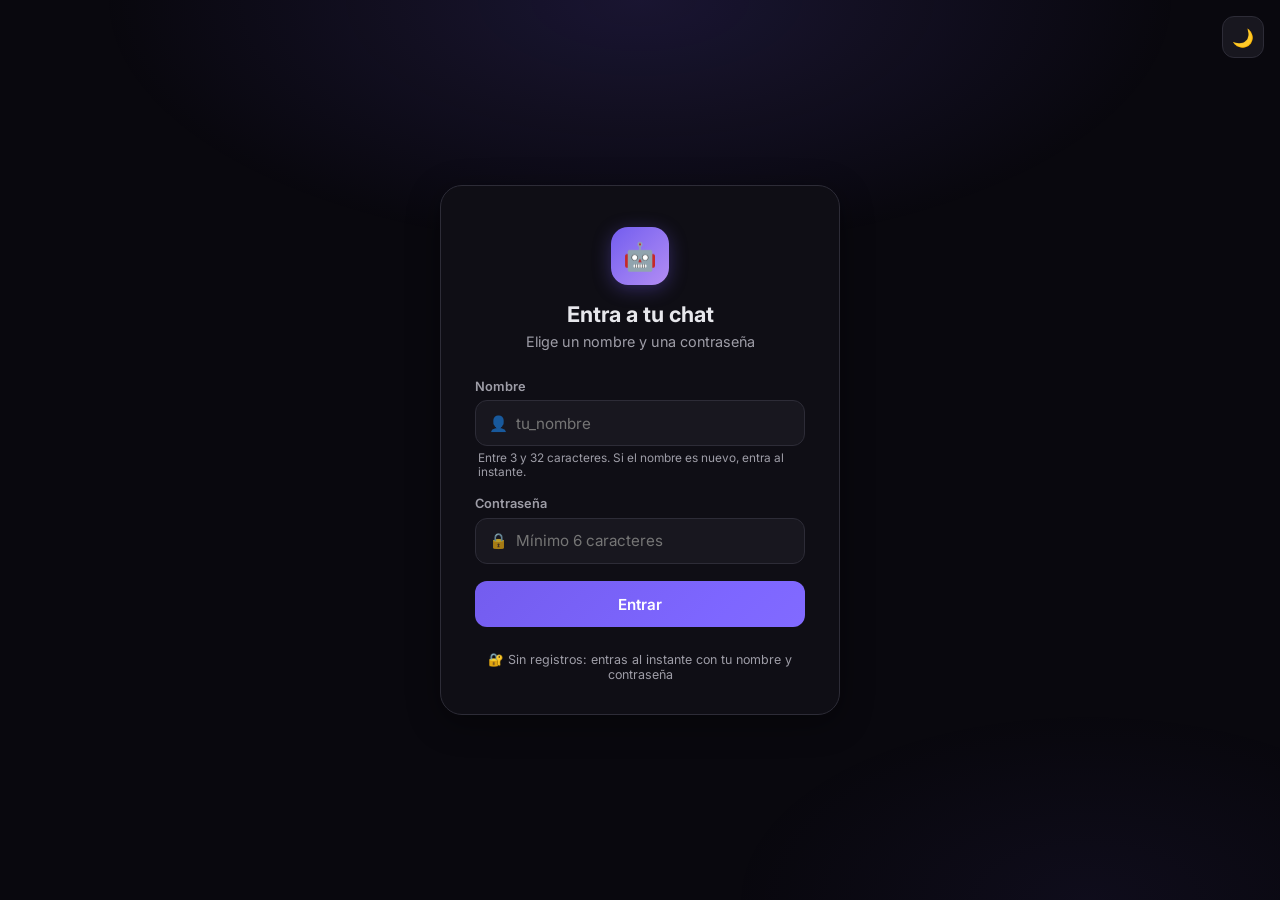
<file: index.html>
<!DOCTYPE html>
<html lang="es">
<head>
    <meta charset="UTF-8">
    <meta name="viewport" content="width=device-width, initial-scale=1.0, viewport-fit=cover">
    <meta name="description" content="Chatbot con IA.">
    <meta name="theme-color" content="#6d4aff">
    <meta name="color-scheme" content="dark light">
    <meta name="referrer" content="strict-origin-when-cross-origin">

    <!-- NUEVO: SEO/Open Graph -->
    <meta property="og:type" content="website">
    <meta property="og:title" content="Chatbot — IA">
    <meta property="og:description" content="Asistente de IA.">
    <meta property="og:locale" content="es_ES">
    <link rel="canonical" href="/">

    <title>Chatbot — IA</title>

    <!-- NUEVO: favicon -->
    <link rel="icon" type="image/svg+xml" href="ass/img/favicon.svg">

    <link rel="stylesheet" href="ass/css/style.css">
    <link rel="preconnect" href="https://fonts.googleapis.com">
    <link rel="preconnect" href="https://fonts.gstatic.com" crossorigin>
    <link href="https://fonts.googleapis.com/css2?family=Inter:wght@400;500;600;700&family=Fira+Code:wght@400;500&display=swap" rel="stylesheet">
</head>
<body data-page="root" class="theme-dark">
    <!-- NUEVO: mensaje accesible mientras carga -->
    <noscript>
        <div class="noscript-warning">
            <span>⚠️</span>
            <p>Esta aplicación requiere JavaScript activado.</p>
        </div>
    </noscript>

    <!-- Pantalla de carga -->
    <div class="loader-screen" role="status" aria-live="polite">
        <div class="logo-loader">
            <div class="spinner-ring" aria-hidden="true"></div>
            <div class="logo-icon">🤖</div>
        </div>
        <p class="loading-text">Iniciando Chatbot…</p>
        <!-- NUEVO: barra de progreso indeterminada, más moderna que el spinner solo -->
        <div class="loading-bar" aria-hidden="true"></div>
    </div>

    <script type="module" src="ass/js/script.js"></script>
</body>
</html>
</file>
<file: ass/css/style.css>
/* ============================================================
   Chatbot UI — Tema oscuro/claro moderno (2026)
   Stack: oklch() + color-mix() — Baseline ampliamente soportado
   Compatible con: Chrome/Edge 111+, Firefox 113+, Safari 15.4+
   ============================================================ */

/* ---------------- TOKENS DE DISEÑO ---------------- */

:root {
    color-scheme: dark;

    /* Paleta base en OKLCH: tono morado Proton ~285 */
    --primary:         oklch(58% 0.21 285);
    --primary-hover:   oklch(63% 0.22 285);
    --primary-soft:    oklch(58% 0.21 285 / 0.16);

    /* Superficies (grises fríos, nunca negro puro — evita halación OLED) */
    --bg:              oklch(14% 0.012 290);
    --bg-elev:         oklch(17% 0.014 290);
    --surface:         oklch(21% 0.016 290);
    --surface-2:       oklch(26% 0.018 290);
    --code-bg:         oklch(12% 0.01 290);

    /* Texto */
    --text:            oklch(93% 0.006 290);
    --text-dim:        oklch(70% 0.014 290);

    --border:          oklch(30% 0.02 290);
    --border-strong:   oklch(38% 0.025 290);

    /* Estados */
    --accent-green:    oklch(70% 0.17 155);
    --accent-red:      oklch(63% 0.21 25);
    --accent-amber:    oklch(75% 0.15 85);

    /* Geometría y profundidad */
    --radius:          16px;
    --radius-sm:       10px;
    --shadow:          0 8px 32px oklch(0% 0 0 / 0.38);
    --shadow-glow:     0 4px 18px oklch(58% 0.21 285 / 0.35);

    /* Tipografía fluida */
    --font-sans: "Inter", -apple-system, BlinkMacSystemFont, "Segoe UI", Roboto, sans-serif;
    --font-mono: "Fira Code", "JetBrains Mono", ui-monospace, monospace;
}

/* Modo claro — se activa con .theme-light o data-theme="light" */
body.theme-light,
body[data-theme="light"] {
    color-scheme: light;

    --bg:              oklch(97% 0.004 290);
    --bg-elev:         oklch(100% 0 0);
    --surface:         oklch(100% 0 0);
    --surface-2:       oklch(94% 0.006 290);
    --code-bg:         oklch(95% 0.006 290);

    --text:            oklch(22% 0.02 290);
    --text-dim:        oklch(48% 0.02 290);

    --border:          oklch(88% 0.01 290);
    --border-strong:   oklch(80% 0.015 290);

    --shadow:          0 8px 32px oklch(20% 0.02 290 / 0.1);
}

/* ---------------- RESET / BASE ---------------- */

*, *::before, *::after { box-sizing: border-box; margin: 0; padding: 0; }

html { height: 100%; }
body {
    height: 100%;
    font-family: var(--font-sans);
    color: var(--text);
    background: var(--bg);
    -webkit-font-smoothing: antialiased;
    transition: background-color .3s ease, color .3s ease;
}

/* Fondo con aura morada sutil (solo decorativo, sin afectar rendimiento) */
body::before {
    content: "";
    position: fixed;
    inset: 0;
    z-index: -1;
    pointer-events: none;
    background:
        radial-gradient(60% 40% at 50% 0%, var(--primary-soft) 0%, transparent 70%),
        radial-gradient(40% 30% at 85% 100%, oklch(58% 0.21 285 / 0.06) 0%, transparent 70%);
}

::selection { background: var(--primary); color: #fff; }

button { font-family: inherit; }
button:focus-visible,
a:focus-visible,
input:focus-visible,
textarea:focus-visible,
[tabindex]:focus-visible {
    outline: 2px solid var(--primary);
    outline-offset: 2px;
    border-radius: 4px;
}

/* Scrollbar */
::-webkit-scrollbar { width: 8px; height: 8px; }
::-webkit-scrollbar-track { background: transparent; }
::-webkit-scrollbar-thumb { background: var(--surface-2); border-radius: 4px; }
::-webkit-scrollbar-thumb:hover { background: var(--border-strong); }
* { scrollbar-width: thin; scrollbar-color: var(--surface-2) transparent; }

/* ---------------- UTILIDADES ---------------- */

.hidden { display: none !important; }

.glass-effect {
    background: color-mix(in oklab, var(--bg-elev) 78%, transparent);
    backdrop-filter: blur(12px) saturate(1.4);
    -webkit-backdrop-filter: blur(12px) saturate(1.4);
}

/* Skip link accesible (visible solo con Tab) */
.skip-link {
    position: absolute;
    top: -100px;
    left: 1rem;
    z-index: 1000;
    padding: .6rem 1rem;
    background: var(--primary);
    color: #fff;
    font-weight: 600;
    border-radius: 0 0 var(--radius-sm) var(--radius-sm);
    text-decoration: none;
    transition: top .2s ease;
}
.skip-link:focus { top: 0; }

/* Aviso sin JavaScript */
.noscript-warning {
    position: fixed;
    inset: 0;
    display: grid;
    place-content: center;
    gap: .8rem;
    justify-items: center;
    background: var(--bg);
    color: var(--text);
    font-size: 1rem;
    z-index: 999;
}
.noscript-warning span { font-size: 2.2rem; }

/* ============================================================
   INDEX — PANTALLA DE CARGA
   ============================================================ */

.loader-screen {
    position: fixed;
    inset: 0;
    z-index: 900;
    display: grid;
    place-content: center;
    justify-items: center;
    gap: 1.4rem;
    background: var(--bg);
    transition: opacity .35s ease, visibility .35s ease;
}
.loader-screen.done { opacity: 0; visibility: hidden; pointer-events: none; }

.logo-loader {
    position: relative;
    width: 88px;
    height: 88px;
    display: grid;
    place-items: center;
}

.spinner-ring {
    position: absolute;
    inset: 0;
    border-radius: 50%;
    border: 3px solid transparent;
    border-top-color: var(--primary);
    border-right-color: color-mix(in oklab, var(--primary) 40%, transparent);
    animation: spin 1s linear infinite;
}
@keyframes spin { to { transform: rotate(360deg); } }

.logo-icon {
    font-size: 2.4rem;
    animation: breathe 2s ease-in-out infinite;
}
@keyframes breathe { 50% { transform: scale(1.12); } }

.loading-text {
    color: var(--text-dim);
    font-size: .9rem;
    letter-spacing: .02em;
}

/* Barra de progreso indeterminada */
.loading-bar {
    width: 160px;
    height: 3px;
    border-radius: 3px;
    background: var(--surface-2);
    overflow: hidden;
    position: relative;
}
.loading-bar::after {
    content: "";
    position: absolute;
    inset: 0;
    width: 40%;
    border-radius: inherit;
    background: var(--primary);
    animation: slide-bar 1.2s ease-in-out infinite;
}
@keyframes slide-bar {
    from { transform: translateX(-100%); }
    to   { transform: translateX(350%); }
}

/* ============================================================
   REGISTER — AUTENTICACIÓN
   ============================================================ */

.auth-page {
    min-height: 100vh;
    min-height: 100dvh;
    display: grid;
    place-items: center;
    padding: 1rem;
}

.auth-card {
    width: 100%;
    max-width: 400px;
    background: var(--bg-elev);
    border: 1px solid var(--border);
    border-radius: 22px;
    padding: 2.6rem 2.1rem 2rem;
    box-shadow: var(--shadow);
    animation: rise .45s cubic-bezier(.2, .8, .3, 1);
}
@keyframes rise {
    from { opacity: 0; transform: translateY(16px) scale(.98); }
    to   { opacity: 1; transform: translateY(0) scale(1); }
}

.auth-header { text-align: center; margin-bottom: 1.8rem; }

.auth-logo {
    width: 58px;
    height: 58px;
    margin: 0 auto 1rem;
    border-radius: 17px;
    background: linear-gradient(135deg, var(--primary), oklch(72% 0.15 300));
    display: grid;
    place-items: center;
    font-size: 1.7rem;
    box-shadow: var(--shadow-glow);
}

#auth-title { font-size: 1.35rem; font-weight: 700; margin-bottom: .35rem; }
.sub { color: var(--text-dim); font-size: .9rem; }

.auth-error-box {
    display: flex;
    align-items: center;
    gap: .55rem;
    background: color-mix(in oklab, var(--accent-red) 12%, transparent);
    color: var(--accent-red);
    border: 1px solid color-mix(in oklab, var(--accent-red) 30%, transparent);
    padding: .65rem .9rem;
    border-radius: var(--radius-sm);
    font-size: .85rem;
    margin-bottom: 1.1rem;
    animation: shake .3s ease;
}
@keyframes shake {
    25% { transform: translateX(-4px); }
    75% { transform: translateX(4px); }
}

/* Formularios */
.input-group { margin-bottom: 1.1rem; }

.input-group label {
    display: block;
    font-size: .8rem;
    font-weight: 600;
    color: var(--text-dim);
    margin-bottom: .4rem;
}

.input-wrapper {
    position: relative;
    display: flex;
    align-items: center;
}

.input-icon {
    position: absolute;
    left: .9rem;
    font-size: .95rem;
    pointer-events: none;
    opacity: .7;
}

.input-wrapper input {
    width: 100%;
    padding: .78rem 1rem .78rem 2.5rem;
    background: var(--surface);
    border: 1px solid var(--border);
    border-radius: 12px;
    color: var(--text);
    font-size: .95rem;
    font-family: inherit;
    outline: none;
    transition: border-color .2s, box-shadow .2s, background-color .2s;
}
.input-wrapper input:focus {
    border-color: var(--primary);
    box-shadow: 0 0 0 3px var(--primary-soft);
}
.input-wrapper input:user-invalid {
    border-color: var(--accent-red);
    box-shadow: 0 0 0 3px color-mix(in oklab, var(--accent-red) 14%, transparent);
}

.input-hint {
    font-size: .74rem;
    color: var(--text-dim);
    margin-top: .3rem;
    padding-left: .2rem;
}

/* Medidor de fuerza de contraseña */
.strength-meter { margin-top: .55rem; }
.strength-bars {
    display: flex;
    gap: 4px;
    margin-bottom: .3rem;
}
.strength-bars span {
    flex: 1;
    height: 4px;
    border-radius: 2px;
    background: var(--surface-2);
    transition: background-color .25s ease;
}
.strength-bars[data-level="1"] span:nth-child(-n+1) { background: var(--accent-red); }
.strength-bars[data-level="2"] span:nth-child(-n+2) { background: var(--accent-amber); }
.strength-bars[data-level="3"] span:nth-child(-n+3) { background: oklch(75% 0.14 130); }
.strength-bars[data-level="4"] span:nth-child(-n+4) { background: var(--accent-green); }

.strength-label { font-size: .74rem; color: var(--text-dim); }

/* Botón primario */
.btn-primary {
    width: 100%;
    padding: .82rem;
    background: linear-gradient(135deg, var(--primary), var(--primary-hover));
    color: #fff;
    border: none;
    border-radius: 12px;
    font-size: .95rem;
    font-weight: 600;
    cursor: pointer;
    transition: transform .15s, filter .2s, box-shadow .2s;
}
.btn-primary:hover { filter: brightness(1.08); box-shadow: var(--shadow-glow); }
.btn-primary:active { transform: scale(.98); }
.btn-primary:disabled { opacity: .55; cursor: wait; }

.btn-animated { display: grid; place-items: center; }
.btn-text,
.btn-loader { grid-area: 1 / 1; transition: opacity .2s; }
.btn-animated.loading .btn-text { opacity: 0; }
.btn-animated.loading .btn-loader { opacity: 1; animation: spin 1s linear infinite; }

.auth-divider {
    display: flex;
    align-items: center;
    gap: .9rem;
    margin: 1.5rem 0 .2rem;
    color: var(--text-dim);
    font-size: .78rem;
}
.auth-divider::before,
.auth-divider::after { content: ""; flex: 1; height: 1px; background: var(--border); }

.auth-switch {
    text-align: center;
    font-size: .88rem;
    color: var(--text-dim);
    margin-top: 1.2rem;
}
.auth-switch a { color: var(--primary); font-weight: 600; text-decoration: none; cursor: pointer; }
.auth-switch a:hover { text-decoration: underline; }

.auth-footer { margin-top: 1.6rem; text-align: center; }
.text-muted { color: var(--text-dim); font-size: .78rem; }

/* Animaciones de entrada del auth */
.animate-fade-in { animation: fadeUp .5s ease both; }
.animate-fade-in-delay { animation: fadeUp .5s .12s ease both; }
.animate-slide-up { animation: rise .45s cubic-bezier(.2, .8, .3, 1) both; }
.animate-bounce { animation: floatY 3s ease-in-out infinite; }
@keyframes fadeUp {
    from { opacity: 0; transform: translateY(8px); }
    to   { opacity: 1; transform: translateY(0); }
}
@keyframes floatY { 50% { transform: translateY(-6px); } }

/* Toggle de tema (posición fija, presente en todas las páginas) */
.theme-toggle {
    position: fixed;
    top: 1rem;
    right: 1rem;
    width: 42px;
    height: 42px;
    border-radius: 12px;
    background: var(--surface);
    border: 1px solid var(--border);
    color: var(--text);
    font-size: 1.1rem;
    cursor: pointer;
    z-index: 60;
    display: grid;
    place-items: center;
    transition: background-color .2s, transform .15s;
}
.theme-toggle:hover { background: var(--surface-2); transform: translateY(-1px); }
.theme-toggle .icon { grid-area: 1 / 1; transition: opacity .2s, transform .3s; }
.theme-toggle .icon.sun { opacity: 0; transform: rotate(90deg) scale(.6); }
.theme-toggle .icon.sun.visible { opacity: 1; transform: rotate(0) scale(1); }

/* ============================================================
   CHAT — LAYOUT PRINCIPAL
   ============================================================ */

.app-container {
    display: grid;
    grid-template-columns: 272px minmax(0, 1fr);
    height: 100vh;
    height: 100dvh;
    overflow: hidden;
}

/* ---------------- SIDEBAR ---------------- */

.sidebar {
    background: var(--bg-elev);
    border-right: 1px solid var(--border);
    display: flex;
    flex-direction: column;
    padding: 1rem .8rem;
    gap: .4rem;
    min-height: 0;
}

.sidebar-brand {
    display: flex;
    align-items: center;
    gap: .7rem;
    padding: .35rem .5rem .9rem;
}

.brand-icon {
    width: 38px;
    height: 38px;
    border-radius: 11px;
    background: linear-gradient(135deg, var(--primary), oklch(72% 0.15 300));
    display: grid;
    place-items: center;
    font-size: 1.15rem;
    flex-shrink: 0;
    box-shadow: var(--shadow-glow);
}

.brand-text { display: flex; flex-direction: column; min-width: 0; }
.brand-name { font-size: .98rem; font-weight: 700; }
.brand-status { font-size: .72rem; color: var(--text-dim); }

.online-dot::before {
    content: "●";
    color: var(--accent-green);
    margin-right: 4px;
    font-size: .6rem;
    animation: pulse 2s infinite;
}
@keyframes pulse { 50% { opacity: .45; } }

.animate-pulse { animation: pulse 2.5s infinite; }

/* Botón nueva conversación */
.new-chat-btn {
    display: flex;
    align-items: center;
    gap: .6rem;
    width: 100%;
    padding: .68rem .85rem;
    background: linear-gradient(135deg, var(--primary), var(--primary-hover));
    color: #fff;
    border: none;
    border-radius: var(--radius-sm);
    font-size: .88rem;
    font-weight: 600;
    cursor: pointer;
    transition: filter .2s, transform .15s;
}
.new-chat-btn:hover { filter: brightness(1.08); }
.new-chat-btn:active { transform: scale(.98); }
.new-chat-btn .btn-icon { font-size: 1.05rem; line-height: 1; }
.new-chat-btn .btn-shortcut {
    margin-left: auto;
    font-size: .68rem;
    background: oklch(0% 0 0 / 0.25);
    padding: .15rem .4rem;
    border-radius: 5px;
    font-family: var(--font-mono);
}

/* Historial */
.sidebar-section {
    display: flex;
    flex-direction: column;
    min-height: 0;
    flex: 1;
}

.section-header {
    display: flex;
    align-items: center;
    justify-content: space-between;
    padding: .7rem .6rem .35rem;
}

.section-title {
    font-size: .68rem;
    font-weight: 700;
    text-transform: uppercase;
    letter-spacing: .09em;
    color: var(--text-dim);
}

.mini-icon-btn {
    border: none;
    background: none;
    color: var(--text-dim);
    font-size: .8rem;
    cursor: pointer;
    padding: .25rem;
    border-radius: 6px;
    transition: color .15s, background-color .15s, transform .3s;
}
.mini-icon-btn:hover { color: var(--text); background: var(--surface-2); }
.mini-icon-btn.spinning { animation: spin .7s linear; }

.history-list {
    flex: 1;
    overflow-y: auto;
    display: flex;
    flex-direction: column;
    gap: 2px;
    padding: .2rem;
}

.hist-item {
    display: flex;
    align-items: center;
    gap: .6rem;
    padding: .55rem .7rem;
    border: none;
    background: none;
    border-radius: var(--radius-sm);
    cursor: pointer;
    font-size: .85rem;
    color: var(--text);
    text-align: left;
    width: 100%;
    overflow: hidden;
    transition: background-color .15s;
}
.hist-item:hover { background: var(--surface-2); }
.hist-item.active { background: var(--primary-soft); color: var(--primary); }
.hist-item .dot {
    width: 7px;
    height: 7px;
    border-radius: 50%;
    background: var(--text-dim);
    flex-shrink: 0;
    opacity: .5;
}
.hist-item.active .dot { background: var(--primary); opacity: 1; }

/* Skeletons del historial (shimmer) */
.history-skeleton { display: flex; flex-direction: column; gap: 8px; padding: .3rem .2rem; }
.skel-item {
    height: 34px;
    border-radius: var(--radius-sm);
    background: linear-gradient(
        90deg,
        var(--surface-2) 25%,
        color-mix(in oklab, var(--surface-2) 55%, var(--bg-elev)) 50%,
        var(--surface-2) 75%
    );
    background-size: 200% 100%;
    animation: shimmer 1.4s ease-in-out infinite;
}
.skel-item:nth-child(2) { animation-delay: .15s; }
.skel-item:nth-child(3) { animation-delay: .3s; }
@keyframes shimmer { to { background-position: -200% 0; } }

.sidebar-spacer { flex: 0 0 .5rem; }

/* Perfil y acciones inferiores */
.sidebar-actions { display: flex; flex-direction: column; gap: .5rem; }

.user-mini-profile {
    display: flex;
    align-items: center;
    gap: .6rem;
    padding: .55rem .6rem;
    border-top: 1px solid var(--border);
    margin-top: .3rem;
}

.avatar-circle {
    width: 34px;
    height: 34px;
    border-radius: 50%;
    background: var(--surface-2);
    display: grid;
    place-items: center;
    font-size: .95rem;
    flex-shrink: 0;
}

.username-display {
    font-size: .87rem;
    font-weight: 600;
    color: var(--text);
    overflow: hidden;
    text-overflow: ellipsis;
    white-space: nowrap;
}

.action-buttons { display: flex; flex-direction: column; gap: .3rem; }

.action-btn {
    display: flex;
    align-items: center;
    gap: .6rem;
    padding: .55rem .7rem;
    border: none;
    border-radius: var(--radius-sm);
    background: none;
    color: var(--text-dim);
    font-size: .84rem;
    cursor: pointer;
    text-align: left;
    transition: color .15s, background-color .15s;
}
.action-btn:hover { color: var(--text); background: var(--surface-2); }
.action-btn.danger:hover {
    color: var(--accent-red);
    background: color-mix(in oklab, var(--accent-red) 12%, transparent);
}

/* Backdrop móvil */
.backdrop {
    display: none;
    position: fixed;
    inset: 0;
    background: oklch(0% 0 0 / 0.55);
    z-index: 39;
    opacity: 0;
    transition: opacity .25s ease;
}
.backdrop.show { display: block; opacity: 1; }

/* ---------------- TOPBAR ---------------- */

.main-content {
    display: flex;
    flex-direction: column;
    height: 100vh;
    height: 100dvh;
    min-width: 0;
}

.topbar {
    display: flex;
    align-items: center;
    gap: 1rem;
    padding: .75rem 1.3rem;
    border-bottom: 1px solid var(--border);
    z-index: 30;
    flex-shrink: 0;
}

.topbar-left { display: flex; align-items: center; gap: .8rem; }
.page-title { font-size: 1.02rem; font-weight: 650; }

.menu-btn {
    display: none;
    width: 38px;
    height: 38px;
    border: 1px solid var(--border);
    border-radius: var(--radius-sm);
    background: var(--surface);
    color: var(--text);
    font-size: 1rem;
    cursor: pointer;
    place-items: center;
}

.topbar-center { flex: 1; display: flex; justify-content: center; }

.model-selector {
    display: inline-flex;
    align-items: center;
    gap: .5rem;
    padding: .4rem .9rem;
    background: var(--surface);
    border: 1px solid var(--border);
    border-radius: 20px;
    font-size: .8rem;
    color: var(--text-dim);
    cursor: pointer;
    transition: border-color .2s, color .2s;
}
.model-selector:hover { border-color: var(--primary); color: var(--text); }
.model-name { font-family: var(--font-mono); font-size: .75rem; }

.topbar-right { display: flex; align-items: center; gap: .9rem; }

.connection-status {
    display: inline-flex;
    align-items: center;
    gap: .45rem;
    font-size: .76rem;
    color: var(--text-dim);
    padding: .3rem .75rem;
    border-radius: 20px;
    background: var(--surface-2);
}

.status-dot {
    width: 8px;
    height: 8px;
    border-radius: 50%;
    background: var(--text-dim);
}
.status-dot.connected {
    background: var(--accent-green);
    box-shadow: 0 0 8px var(--accent-green);
    animation: pulse 2s infinite;
}
.status-dot.disconnected { background: var(--accent-red); }

/* En chat.html el theme-toggle va en el flujo, no fijo */
body[data-page="chat"] .theme-toggle { position: static; width: 38px; height: 38px; border-radius: var(--radius-sm); }

/* ---------------- BANNERS DE CONEXIÓN ---------------- */

.conn-banner {
    display: flex;
    align-items: center;
    justify-content: center;
    gap: .5rem;
    font-size: .8rem;
    padding: .5rem 1rem;
    flex-shrink: 0;
}
.conn-banner.hidden { display: none; }

.conn-offline {
    background: color-mix(in oklab, var(--accent-red) 12%, transparent);
    color: var(--accent-red);
    border-bottom: 1px solid color-mix(in oklab, var(--accent-red) 25%, transparent);
}
.conn-warning {
    background: color-mix(in oklab, var(--accent-amber) 10%, transparent);
    color: var(--accent-amber);
    border-bottom: 1px solid color-mix(in oklab, var(--accent-amber) 22%, transparent);
}

.retry-btn {
    border: 1px solid currentColor;
    background: none;
    color: inherit;
    font-size: .74rem;
    font-weight: 600;
    padding: .18rem .7rem;
    border-radius: 14px;
    cursor: pointer;
    transition: background-color .15s;
}
.retry-btn:hover { background: color-mix(in oklab, currentColor 12%, transparent); }

/* ============================================================
   CHAT — ÁREA DE MENSAJES
   ============================================================ */

.chat-scroll-container {
    position: relative;
    flex: 1;
    min-height: 0;
    overflow-y: auto;
    overscroll-behavior: contain;
    scroll-behavior: smooth;
}

.chat-box { padding: 1.5rem clamp(1rem, 4vw, 3rem); }

.chat-inner {
    max-width: 780px;
    margin: 0 auto;
    display: flex;
    flex-direction: column;
    gap: 1.1rem;
}

/* Separador de fecha */
.date-sep {
    display: flex;
    align-items: center;
    gap: .8rem;
    font-size: .7rem;
    color: var(--text-dim);
    margin: .4rem 0;
    text-transform: capitalize;
}
.date-sep::before,
.date-sep::after { content: ""; flex: 1; height: 1px; background: var(--border); }

/* ---------------- MENSAJES ---------------- */

.message {
    display: flex;
    gap: .8rem;
    animation: msgIn .28s cubic-bezier(.2, .8, .3, 1);
}
@keyframes msgIn {
    from { opacity: 0; transform: translateY(10px); }
    to   { opacity: 1; transform: translateY(0); }
}

.message.msg-user { flex-direction: row-reverse; }

.msg-avatar {
    width: 34px;
    height: 34px;
    border-radius: 11px;
    display: grid;
    place-items: center;
    font-size: .9rem;
    flex-shrink: 0;
    margin-top: 2px;
}
.msg-assistant .msg-avatar {
    background: linear-gradient(135deg, var(--primary), oklch(72% 0.15 300));
    box-shadow: var(--shadow-glow);
}
.msg-user .msg-avatar { background: var(--surface-2); }

.msg-body {
    max-width: 82%;
    min-width: 0;
    display: flex;
    flex-direction: column;
}
.msg-user .msg-body { align-items: flex-end; }

.msg-header {
    display: flex;
    align-items: baseline;
    gap: .5rem;
    font-size: .72rem;
    color: var(--text-dim);
    padding: 0 .2rem .25rem;
}
.msg-user .msg-header { flex-direction: row-reverse; }
.msg-author { font-weight: 600; }
.msg-time { font-variant-numeric: tabular-nums; opacity: .8; }

/* Burbujas */
.msg-content {
    padding: .78rem 1.05rem;
    border-radius: var(--radius);
    line-height: 1.65;
    font-size: .93rem;
    word-wrap: break-word;
    overflow-wrap: anywhere;
}

.msg-assistant .msg-content {
    background: var(--surface);
    border: 1px solid var(--border);
    border-bottom-left-radius: 5px;
    width: fit-content;
    max-width: 100%;
}

.msg-user .msg-content {
    background: linear-gradient(135deg, var(--primary), var(--primary-hover));
    color: #fff;
    border-bottom-right-radius: 5px;
}

/* Markdown dentro del mensaje */
.msg-content p { margin: 0 0 .6em; }
.msg-content p:last-child { margin-bottom: 0; }
.msg-content code {
    background: var(--code-bg);
    padding: .15em .4em;
    border-radius: 5px;
    font-family: var(--font-mono);
    font-size: .84em;
}
.msg-user .msg-content code { background: oklch(0% 0 0 / 0.25); }
.msg-content pre {
    background: var(--code-bg);
    border: 1px solid var(--border);
    padding: .9rem 1rem;
    border-radius: var(--radius-sm);
    overflow-x: auto;
    margin: .6em 0;
}
.msg-content pre code { background: none; padding: 0; }
.msg-content ul,
.msg-content ol { padding-left: 1.3em; margin: .5em 0; }
.msg-content strong { font-weight: 650; }
.msg-content a { color: var(--primary); }

/* Cursor de streaming */
.stream-cursor::after {
    content: "▍";
    color: var(--primary);
    animation: blink .8s infinite;
}
@keyframes blink { 50% { opacity: 0; } }

/* Acciones por mensaje (copiar / regenerar / feedback) */
.msg-actions {
    display: flex;
    gap: 2px;
    padding: .25rem 0 0;
    opacity: 0;
    transform: translateY(-2px);
    transition: opacity .2s ease, transform .2s ease;
}
.message:hover .msg-actions,
.message:focus-within .msg-actions { opacity: 1; transform: translateY(0); }

.msg-action-btn {
    border: none;
    background: none;
    color: var(--text-dim);
    font-size: .78rem;
    cursor: pointer;
    padding: .25rem .4rem;
    border-radius: 7px;
    transition: color .15s, background-color .15s, transform .15s;
}
.msg-action-btn:hover {
    color: var(--text);
    background: var(--surface-2);
    transform: translateY(-1px);
}
.msg-action-btn.active { color: var(--primary); background: var(--primary-soft); }

/* ---------------- INDICADOR DE ESCRITURA ---------------- */

.typing-indicator {
    display: flex;
    align-items: center;
    gap: .8rem;
    animation: msgIn .25s ease;
}
.typing-indicator.hidden { display: none; }

.typing-avatar {
    width: 34px;
    height: 34px;
    border-radius: 11px;
    background: linear-gradient(135deg, var(--primary), oklch(72% 0.15 300));
    display: grid;
    place-items: center;
    font-size: .9rem;
    flex-shrink: 0;
}

.typing-dots {
    display: inline-flex;
    align-items: center;
    gap: 5px;
    background: var(--surface);
    border: 1px solid var(--border);
    border-radius: var(--radius);
    border-bottom-left-radius: 5px;
    padding: .9rem 1.05rem;
}
.typing-dots span {
    width: 7px;
    height: 7px;
    border-radius: 50%;
    background: var(--text-dim);
    animation: bounce 1.2s infinite;
}
.typing-dots span:nth-child(2) { animation-delay: .15s; }
.typing-dots span:nth-child(3) { animation-delay: .3s; }
@keyframes bounce {
    30% { transform: translateY(-5px); opacity: .5; }
}

/* Botón flotante "ir al final" */
.scroll-bottom-btn {
    position: sticky;
    bottom: 1rem;
    left: calc(50% - 21px);
    display: block;
    width: 42px;
    height: 42px;
    margin-top: -3rem;
    border: 1px solid var(--border);
    border-radius: 50%;
    background: var(--bg-elev);
    color: var(--text);
    font-size: 1rem;
    cursor: pointer;
    box-shadow: var(--shadow);
    z-index: 10;
    animation: rise .2s ease;
    transition: background-color .15s, transform .15s;
}
.scroll-bottom-btn:hover { background: var(--surface-2); transform: translateY(-2px); }
.scroll-bottom-btn.hidden { display: none; }

/* ---------------- ESTADO VACÍO ---------------- */

.empty-state {
    text-align: center;
    margin: auto;
    padding: 3.2rem 1rem 2rem;
    max-width: 640px;
}

.empty-animation {
    position: relative;
    display: grid;
    place-items: center;
    margin-bottom: 1rem;
}
.emoji-large { font-size: 3rem; animation: floatY 3s ease-in-out infinite; }
.sparkle-bg {
    position: absolute;
    width: 120px;
    height: 120px;
    border-radius: 50%;
    background: radial-gradient(circle, var(--primary-soft) 0%, transparent 70%);
    animation: pulse 3s infinite;
}

.empty-title { font-size: 1.35rem; font-weight: 700; margin-bottom: .45rem; }
.empty-sub { color: var(--text-dim); font-size: .92rem; margin-bottom: 1.8rem; }

/* Grid de prompts sugeridos */
.prompts-grid {
    display: grid;
    grid-template-columns: repeat(2, 1fr);
    gap: .7rem;
    margin-bottom: 2rem;
}

.prompt-chip {
    display: flex;
    align-items: center;
    gap: .65rem;
    padding: .8rem 1rem;
    background: var(--surface);
    border: 1px solid var(--border);
    border-radius: 13px;
    color: var(--text);
    font-size: .85rem;
    cursor: pointer;
    text-align: left;
    transition: border-color .2s, background-color .2s, transform .15s, box-shadow .2s;
}
.prompt-chip:hover {
    border-color: var(--primary);
    background: var(--surface-2);
    transform: translateY(-2px);
    box-shadow: var(--shadow-glow);
}
.chip-icon { font-size: 1.1rem; flex-shrink: 0; }
.chip-text { font-weight: 500; }

.features-highlight {
    display: flex;
    flex-wrap: wrap;
    justify-content: center;
    gap: .6rem;
}

.feature-badge {
    display: inline-flex;
    align-items: center;
    gap: .45rem;
    font-size: .76rem;
    color: var(--text-dim);
    background: var(--surface);
    border: 1px solid var(--border);
    padding: .35rem .8rem;
    border-radius: 20px;
}

/* ============================================================
   INPUT
   ============================================================ */

.input-container {
    flex-shrink: 0;
    padding: .8rem clamp(1rem, 4vw, 3rem) 1.1rem;
    background: linear-gradient(transparent, var(--bg) 40%);
}

.input-glass {
    max-width: 780px;
    margin: 0 auto;
    display: flex;
    align-items: flex-end;
    gap: .55rem;
    background: var(--surface);
    border: 1px solid var(--border);
    border-radius: 18px;
    padding: .55rem .55rem .55rem 1.1rem;
    box-shadow: var(--shadow);
    transition: border-color .2s, box-shadow .2s;
}
.input-glass:focus-within {
    border-color: var(--primary);
    box-shadow: 0 0 0 3px var(--primary-soft), var(--shadow);
}

#chat-input {
    flex: 1;
    background: none;
    border: none;
    outline: none;
    color: var(--text);
    font-size: .95rem;
    font-family: inherit;
    resize: none;
    max-height: 150px;
    line-height: 1.5;
    padding: .5rem 0;
    field-sizing: content; /* auto-crece moderno; cae con gracia si no hay soporte */
}
#chat-input::placeholder { color: var(--text-dim); opacity: .75; }

.input-actions { display: flex; gap: .4rem; align-items: flex-end; }

.input-action-btn {
    width: 42px;
    height: 42px;
    border: 1px solid var(--border);
    border-radius: 12px;
    background: var(--surface-2);
    color: var(--text);
    cursor: pointer;
    display: grid;
    place-items: center;
    transition: all .15s;
}
.input-action-btn:hover { border-color: var(--accent-red); }

.send-btn {
    width: 42px;
    height: 42px;
    border: none;
    border-radius: 12px;
    background: linear-gradient(135deg, var(--primary), var(--primary-hover));
    color: #fff;
    font-size: 1rem;
    cursor: pointer;
    flex-shrink: 0;
    display: grid;
    place-items: center;
    transition: transform .15s, filter .2s;
}
.send-btn:hover { filter: brightness(1.1); box-shadow: var(--shadow-glow); }
.send-btn:active { transform: scale(.93); }
.send-btn:disabled { opacity: .4; cursor: default; }

/* Pistas del input */
.input-hints {
    max-width: 780px;
    margin: .55rem auto 0;
    display: flex;
    flex-wrap: wrap;
    justify-content: center;
    align-items: center;
    gap: .45rem;
    font-size: .72rem;
    color: var(--text-dim);
}
.hint-separator { opacity: .5; }
kbd {
    font-family: var(--font-mono);
    font-size: .66rem;
    background: var(--surface-2);
    border: 1px solid var(--border);
    border-bottom-width: 2px;
    border-radius: 5px;
    padding: .1rem .35rem;
}
.hint-counter {
    margin-left: auto;
    font-variant-numeric: tabular-nums;
    opacity: .7;
}

/* ============================================================
   TOASTS
   ============================================================ */

.toast-container {
    position: fixed;
    top: 1rem;
    left: 50%;
    transform: translateX(-50%);
    display: flex;
    flex-direction: column;
    gap: .5rem;
    z-index: 200;
    width: min(92vw, 380px);
    pointer-events: none;
}

.toast {
    display: flex;
    align-items: center;
    gap: .6rem;
    background: var(--bg-elev);
    border: 1px solid var(--border);
    border-radius: var(--radius-sm);
    padding: .7rem 1rem;
    font-size: .85rem;
    box-shadow: var(--shadow);
    animation: toastIn .3s cubic-bezier(.2, .8, .3, 1);
    pointer-events: auto;
}
@keyframes toastIn {
    from { opacity: 0; transform: translateY(-10px) scale(.96); }
    to   { opacity: 1; transform: translateY(0) scale(1); }
}
.toast.toast-out { animation: toastOut .25s ease forwards; }
@keyframes toastOut {
    to { opacity: 0; transform: translateY(-8px) scale(.96); }
}
.toast.success { border-color: color-mix(in oklab, var(--accent-green) 40%, transparent); }
.toast.error   { border-color: color-mix(in oklab, var(--accent-red) 40%, transparent); }

/* ============================================================
   MODAL (dialog nativo)
   ============================================================ */

.modal-dialog {
    border: none;
    border-radius: 18px;
    padding: 0;
    background: transparent;
    max-width: min(92vw, 420px);
}
.modal-dialog::backdrop {
    background: oklch(0% 0 0 / 0.55);
    backdrop-filter: blur(4px);
}
.modal-dialog[open] { animation: rise .25s cubic-bezier(.2, .8, .3, 1); }

.modal-content {
    background: var(--bg-elev);
    border: 1px solid var(--border);
    border-radius: 18px;
    padding: 1.5rem;
    box-shadow: var(--shadow);
}

.modal-header {
    display: flex;
    align-items: center;
    justify-content: space-between;
    margin-bottom: .9rem;
}
.modal-title { font-size: 1.05rem; font-weight: 700; }

.modal-close {
    border: none;
    background: none;
    color: var(--text-dim);
    font-size: 1.4rem;
    line-height: 1;
    cursor: pointer;
    padding: .2rem .4rem;
    border-radius: 8px;
    transition: color .15s, background-color .15s;
}
.modal-close:hover { color: var(--text); background: var(--surface-2); }

.modal-body { font-size: .9rem; color: var(--text-dim); line-height: 1.6; margin-bottom: 1.3rem; }

.modal-actions { display: flex; gap: .6rem; justify-content: flex-end; }

.btn-secondary,
.btn-danger {
    padding: .6rem 1.2rem;
    border-radius: var(--radius-sm);
    font-size: .87rem;
    font-weight: 600;
    cursor: pointer;
    border: 1px solid var(--border);
    background: var(--surface);
    color: var(--text);
    transition: all .15s;
}
.btn-secondary:hover { background: var(--surface-2); }
.btn-danger {
    background: linear-gradient(135deg, var(--accent-red), oklch(58% 0.19 25));
    border-color: transparent;
    color: #fff;
}
.btn-danger:hover { filter: brightness(1.08); }

/* ============================================================
   RESPONSIVE
   ============================================================ */

@media (max-width: 768px) {
    .app-container { grid-template-columns: 1fr; }

    .sidebar {
        position: fixed;
        inset: 0 30% 0 0;
        z-index: 40;
        transform: translateX(-105%);
        transition: transform .28s cubic-bezier(.2, .8, .3, 1);
        box-shadow: var(--shadow);
    }
    .sidebar.open { transform: translateX(0); }

    .menu-btn { display: grid; }
    .msg-body { max-width: 90%; }
    .prompts-grid { grid-template-columns: 1fr; }
    .hint-counter { margin: 0 auto; }

    /* En móvil siempre visibles las acciones (no hay hover) */
    .msg-actions { opacity: 1; transform: none; }
}

@media (max-width: 480px) {
    .topbar-center { display: none; }
    .status-text { display: none; }
    .auth-card { padding: 2rem 1.4rem; }
}

/* Respeto a usuarios con movimiento reducido */
@media (prefers-reduced-motion: reduce) {
    *, *::before, *::after {
        animation-duration: .01ms !important;
        animation-iteration-count: 1 !important;
        transition-duration: .01ms !important;
    }
    .chat-scroll-container { scroll-behavior: auto; }
}
</file>
